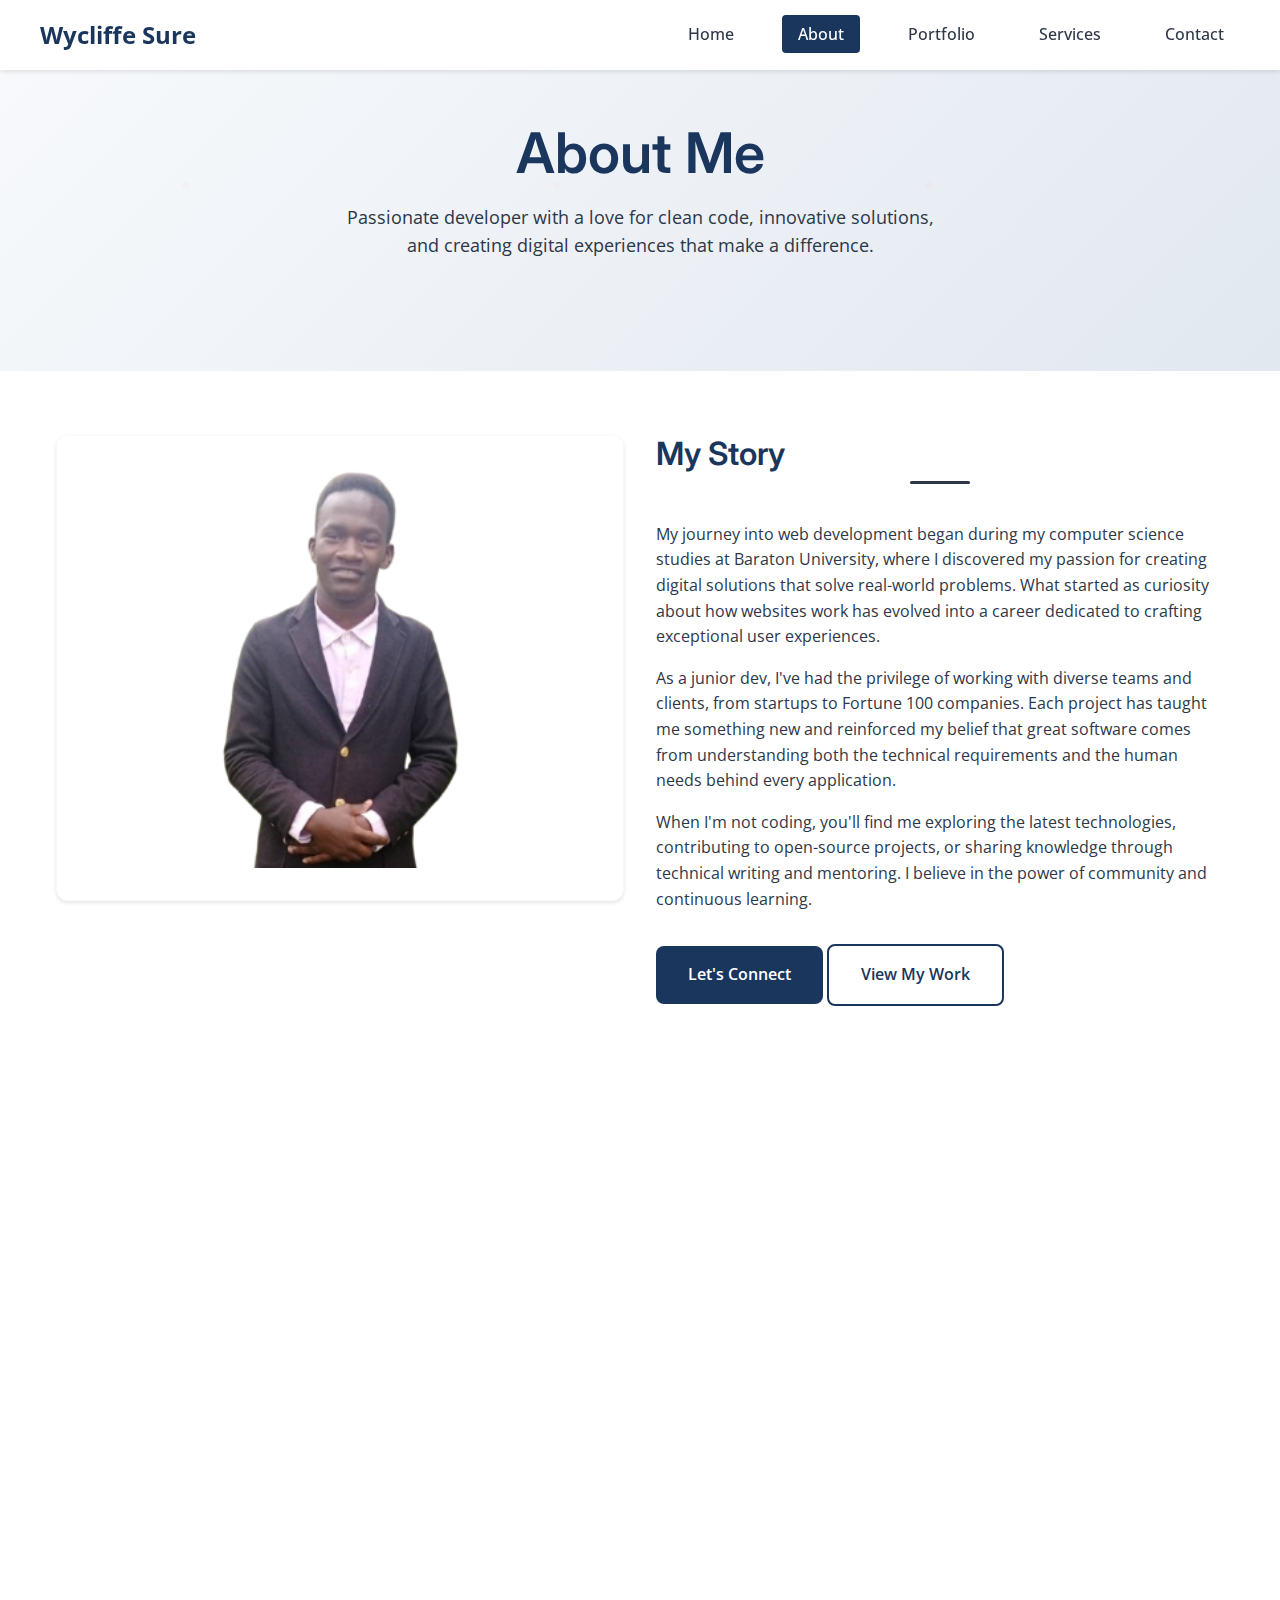
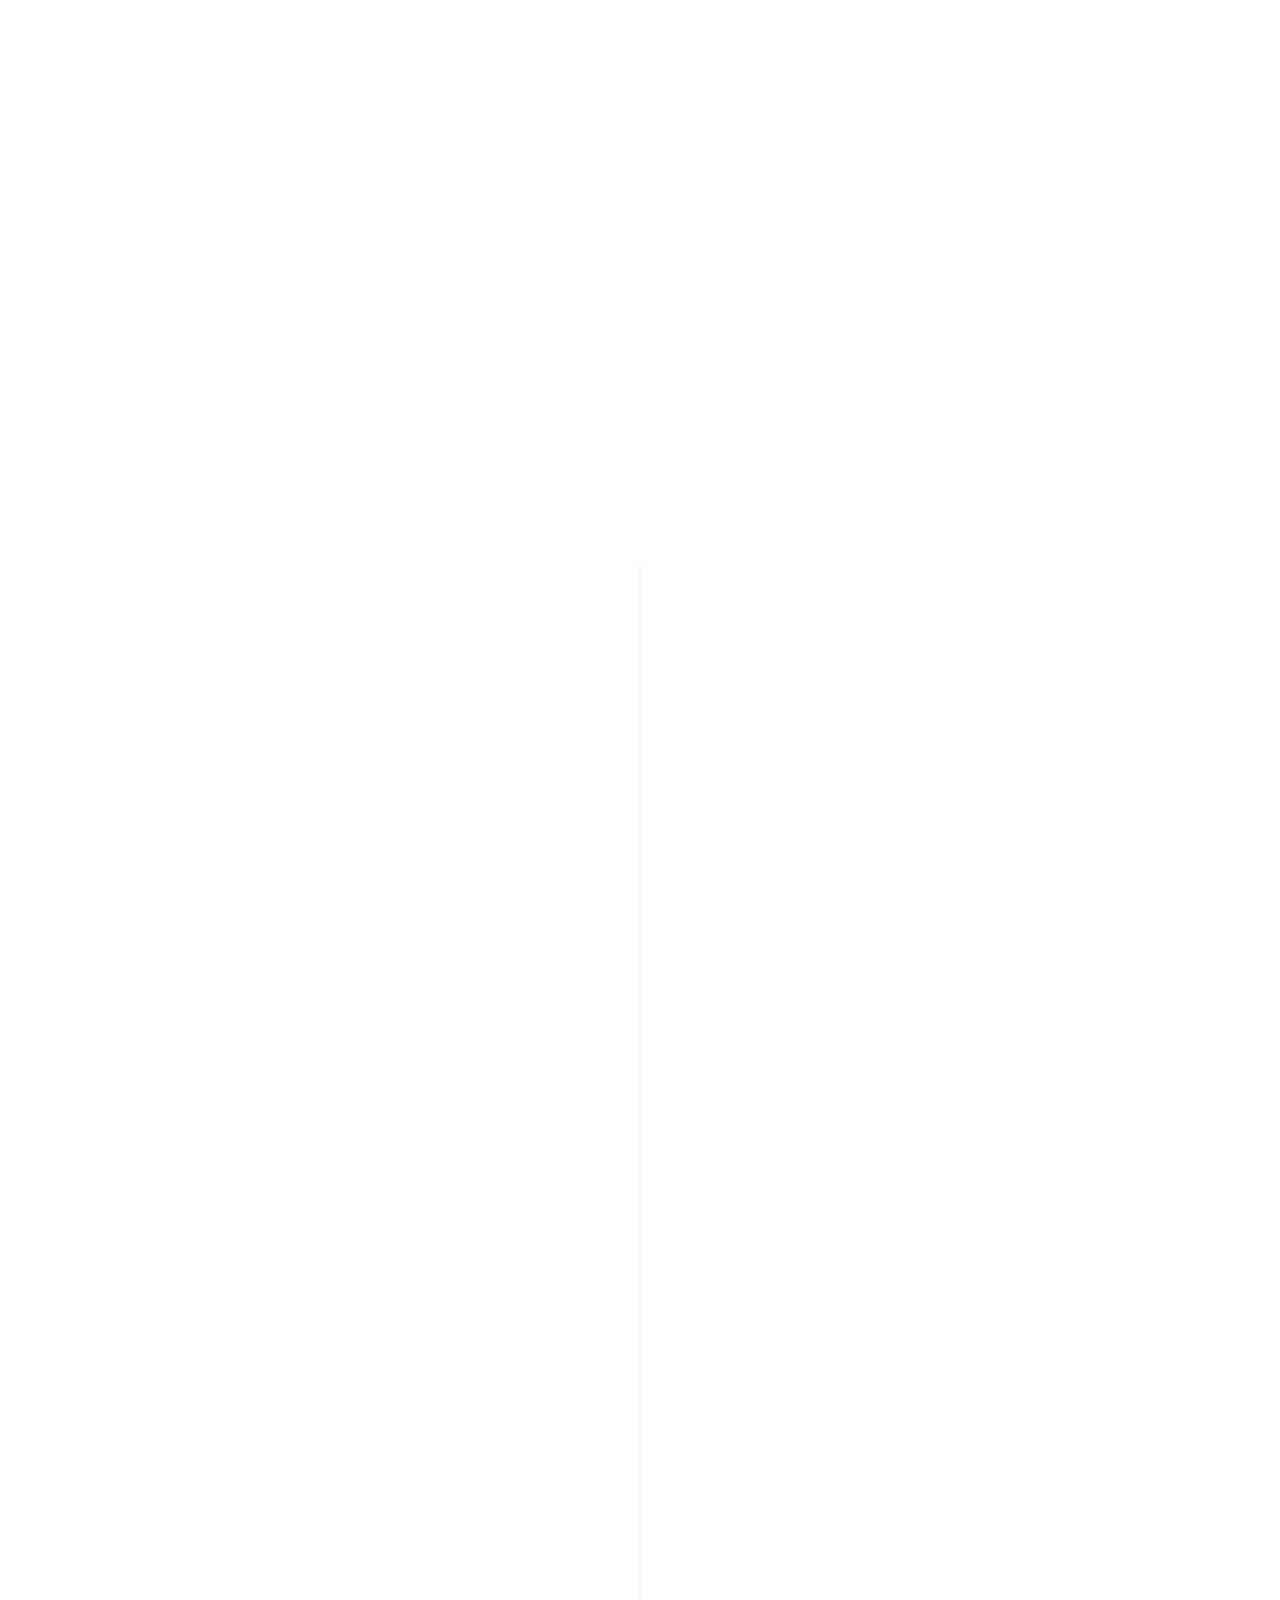
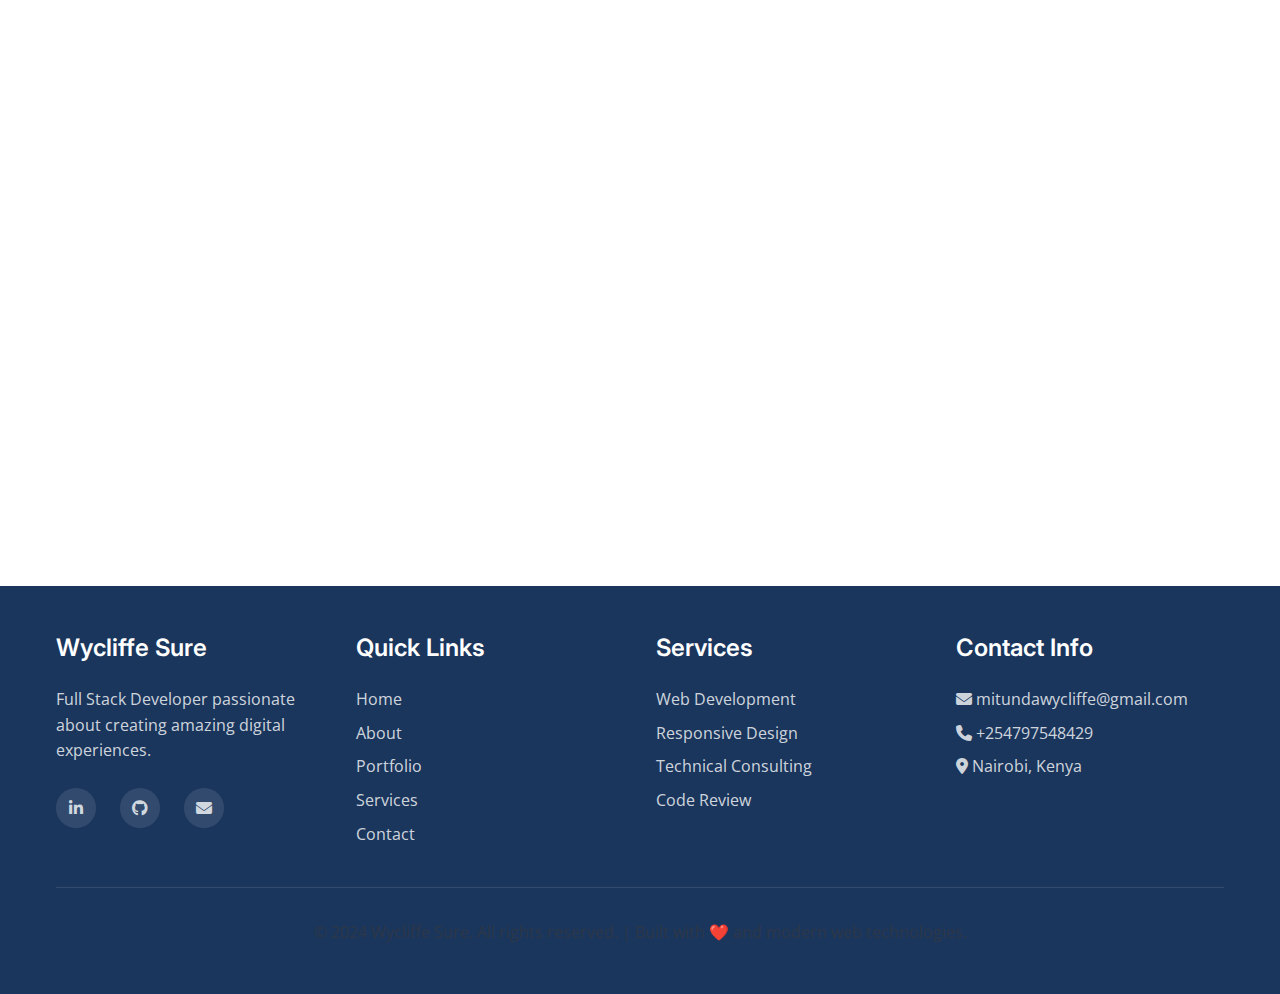
<file: about.html>
<!DOCTYPE html>
<html lang="en">
<head>
    <meta charset="UTF-8">
    <meta name="viewport" content="width=device-width, initial-scale=1.0">
    <title>About Wycliffe Sure - Full Stack Developer | Professional Background</title>
    <meta name="description" content="Learn about Wycliffe Sure's journey as a full-stack developer, technical skills, professional experience, and passion for creating innovative web solutions.">
    <meta name="keywords" content="about, developer background, skills, experience, education, Wycliffe Sure">
    
    <!-- Preconnect to external domains -->
    <link rel="preconnect" href="https://fonts.googleapis.com">
    <link rel="preconnect" href="https://fonts.gstatic.com" crossorigin>
    
    <!-- Google Fonts -->
    <link href="https://fonts.googleapis.com/css2?family=Inter:wght@300;400;500;600;700&family=Open+Sans:wght@300;400;500;600;700&display=swap" rel="stylesheet">
    
    <!-- Font Awesome for icons -->
    <link rel="stylesheet" href="https://cdnjs.cloudflare.com/ajax/libs/font-awesome/6.4.0/css/all.min.css">
    
    <!-- Main Stylesheet -->
    <link rel="stylesheet" href="css/styles.css">
    
    <!-- Favicon -->
    <link rel="icon" type="image/x-icon" href="images/favicon.ico">
</head>
<body>
    <!-- Header & Navigation -->
    <header class="header">
        <nav class="nav container">
            <a href="index.html" class="logo">Wycliffe Sure</a>
            
            <ul class="nav-menu">
                <li><a href="index.html" class="nav-link">Home</a></li>
                <li><a href="about.html" class="nav-link active">About</a></li>
                <li><a href="portfolio.html" class="nav-link">Portfolio</a></li>
                <li><a href="services.html" class="nav-link">Services</a></li>
                <li><a href="contact.html" class="nav-link">Contact</a></li>
            </ul>
            
            <button class="mobile-menu-toggle" aria-label="Toggle mobile menu">
                ☰
            </button>
        </nav>
    </header>

    <!-- Hero Section -->
    <section class="hero" style="padding-top: 120px;">
        <div class="container">
            <div class="hero-content">
                <h1 class="hero-title animate-on-scroll">About Me</h1>
                <p class="hero-description animate-on-scroll">
                    Passionate developer with a love for clean code, innovative solutions, 
                    and creating digital experiences that make a difference.
                </p>
            </div>
        </div>
    </section>

    <!-- Personal Story Section -->
    <section class="section" id="personal-story">
        <div class="container">
            <div class="grid grid-2">
                <div class="animate-on-scroll">
                    <img src="images/download.png" alt="Wycliffe Sure - Professional Photo" class="card" style="width: 100%; height: auto; border-radius: 12px; object-fit: cover;">
                </div>
                <div class="animate-on-scroll">
                    <h2 class="section-title text-left">My Story</h2>
                    <p>
                        My journey into web development began during my computer science studies at Baraton University, 
                        where I discovered my passion for creating digital solutions that solve real-world problems. 
                        What started as curiosity about how websites work has evolved into a career dedicated to 
                        crafting exceptional user experiences.
                    </p>
                    <p>
                        As a junior dev, I've had the privilege of working with diverse teams and clients, 
                        from startups to Fortune 100 companies. Each project has taught me something new and 
                        reinforced my belief that great software comes from understanding both the technical 
                        requirements and the human needs behind every application.
                    </p>
                    <p>
                        When I'm not coding, you'll find me exploring the latest technologies, contributing to 
                        open-source projects, or sharing knowledge through technical writing and mentoring. 
                        I believe in the power of community and continuous learning.
                    </p>
                    <div class="mt-4">
                        <a href="contact.html" class="btn btn-primary">Let's Connect</a>
                        <a href="portfolio.html" class="btn btn-secondary">View My Work</a>
                    </div>
                </div>
            </div>
        </div>
    </section>

    <!-- Skills Section -->
    <section class="section" id="skills-detailed">
        <div class="container">
            <h2 class="section-title animate-on-scroll">Technical Expertise</h2>
            <div class="skills-grid">
                <!-- Frontend Technologies -->
                <div class="skill-item animate-on-scroll">
                    <div class="skill-icon">
                        <i class="fab fa-html5"></i>
                    </div>
                    <h3 class="skill-name">HTML5</h3>
                    <p>Semantic markup, accessibility standards, and modern web standards</p>
                    <div class="skill-level">
                        <div class="skill-progress" data-width="95%"></div>
                    </div>
                </div>

                <div class="skill-item animate-on-scroll">
                    <div class="skill-icon">
                        <i class="fab fa-css3-alt"></i>
                    </div>
                    <h3 class="skill-name">CSS3</h3>
                    <p>Responsive design, animations, and modern CSS features</p>
                    <div class="skill-level">
                        <div class="skill-progress" data-width="90%"></div>
                    </div>
                </div>

                <div class="skill-item animate-on-scroll">
                    <div class="skill-icon">
                        <i class="fab fa-js-square"></i>
                    </div>
                    <h3 class="skill-name">JavaScript</h3>
                    <p>ES6+, modern frameworks, and functional programming</p>
                    <div class="skill-level">
                        <div class="skill-progress" data-width="88%"></div>
                    </div>
                </div>

                <div class="skill-item animate-on-scroll">
                    <div class="skill-icon">
                        <i class="fab fa-react"></i>
                    </div>
                    <h3 class="skill-name">React</h3>
                    <p>Component architecture, hooks, and state management</p>
                    <div class="skill-level">
                        <div class="skill-progress" data-width="85%"></div>
                    </div>
                </div>

                <div class="skill-item animate-on-scroll">
                    <div class="skill-icon">
                        <i class="fab fa-vue"></i>
                    </div>
                    <h3 class="skill-name">Vue.js</h3>
                    <p>Progressive framework and component-based development</p>
                    <div class="skill-level">
                        <div class="skill-progress" data-width="80%"></div>
                    </div>
                </div>

                <div class="skill-item animate-on-scroll">
                    <div class="skill-icon">
                        <i class="fab fa-node-js"></i>
                    </div>
                    <h3 class="skill-name">Node.js</h3>
                    <p>Server-side development and API creation</p>
                    <div class="skill-level">
                        <div class="skill-progress" data-width="82%"></div>
                    </div>
                </div>

                <div class="skill-item animate-on-scroll">
                    <div class="skill-icon">
                        <i class="fas fa-database"></i>
                    </div>
                    <h3 class="skill-name">Databases</h3>
                    <p>MongoDB, PostgreSQL, MySQL, and database design</p>
                    <div class="skill-level">
                        <div class="skill-progress" data-width="80%"></div>
                    </div>
                </div>

                <div class="skill-item animate-on-scroll">
                    <div class="skill-icon">
                        <i class="fab fa-git-alt"></i>
                    </div>
                    <h3 class="skill-name">Git & DevOps</h3>
                    <p>Version control, CI/CD, and deployment strategies</p>
                    <div class="skill-level">
                        <div class="skill-progress" data-width="85%"></div>
                    </div>
                </div>
            </div>
        </div>
    </section>

    <!-- Experience Timeline -->
    <section class="section" id="experience">
        <div class="container">
            <h2 class="section-title animate-on-scroll">Professional Experience</h2>
            <div class="timeline">
                <!-- Experience 1 -->
                <div class="timeline-item animate-on-scroll">
                    <div class="timeline-marker"></div>
                    <div class="timeline-content">
                        <div class="card">
                            <div class="card-header">
                                <h3 class="card-title">Senior Full Stack Developer</h3>
                                <p class="card-subtitle">TechCorp Inc. | 2022 - Present</p>
                            </div>
                            <div class="card-content">
                                <p>
                                    Lead development of enterprise web applications using React, Node.js, and microservices architecture. 
                                    Mentored junior developers and implemented best practices for code quality and performance optimization.
                                </p>
                                <ul>
                                    <li>Architected scalable web applications serving 100K+ users</li>
                                    <li>Implemented CI/CD pipelines reducing deployment time by 60%</li>
                                    <li>Led team of 5 developers in agile development process</li>
                                </ul>
                            </div>
                        </div>
                    </div>
                </div>

                <!-- Experience 2 -->
                <div class="timeline-item animate-on-scroll">
                    <div class="timeline-marker"></div>
                    <div class="timeline-content">
                        <div class="card">
                            <div class="card-header">
                                <h3 class="card-title">Full Stack Developer</h3>
                                <p class="card-subtitle">StartupXYZ | 2020 - 2022</p>
                            </div>
                            <div class="card-content">
                                <p>
                                    Developed full-stack web applications from concept to deployment. 
                                    Worked closely with product managers and designers to create user-centered solutions.
                                </p>
                                <ul>
                                    <li>Built responsive web applications using React and Vue.js</li>
                                    <li>Created RESTful APIs with Node.js and Express</li>
                                    <li>Implemented real-time features using WebSockets</li>
                                </ul>
                            </div>
                        </div>
                    </div>
                </div>

                <!-- Experience 3 -->
                <div class="timeline-item animate-on-scroll">
                    <div class="timeline-marker"></div>
                    <div class="timeline-content">
                        <div class="card">
                            <div class="card-header">
                                <h3 class="card-title">Frontend Developer</h3>
                                <p class="card-subtitle">Digital Agency ABC | 2019 - 2020</p>
                            </div>
                            <div class="card-content">
                                <p>
                                    Specialized in creating responsive, accessible web interfaces for various clients. 
                                    Focused on performance optimization and user experience.
                                </p>
                                <ul>
                                    <li>Developed responsive websites for 20+ clients</li>
                                    <li>Improved page load times by 40% through optimization</li>
                                    <li>Collaborated with design team to implement pixel-perfect interfaces</li>
                                </ul>
                            </div>
                        </div>
                    </div>
                </div>
            </div>
        </div>
    </section>

    <!-- Education Section -->
    <section class="section" id="education">
        <div class="container">
            <h2 class="section-title animate-on-scroll">Education & Certifications</h2>
            <div class="grid grid-2">
                <div class="card animate-on-scroll">
                    <div class="card-header">
                        <div class="skill-icon">
                            <i class="fas fa-graduation-cap"></i>
                        </div>
                        <h3 class="card-title">Bachelor of Science in Computer Science</h3>
                        <p class="card-subtitle">Baraton University | 2021 - 2025</p>
                    </div>
                    <div class="card-content">
                        <p>
                            Focused on software engineering, algorithms, and data structures.
                        </p>
                        <p><strong>Relevant Coursework:</strong></p>
                        <ul>
                            <li>Data Structures and Algorithms</li>
                            <li>Software Engineering</li>
                            <li>Database Systems</li>
                            <li>Human-Computer Interaction</li>
                        </ul>
                    </div>
                </div>

                <div class="card animate-on-scroll">
                    <div class="card-header">
                        <div class="skill-icon">
                            <i class="fas fa-certificate"></i>
                        </div>
                        <h3 class="card-title">Professional Certifications</h3>
                        <p class="card-subtitle">Ongoing Learning & Development</p>
                    </div>
                    <div class="card-content">
                        <ul>
                            <li><strong>AWS Certified Developer</strong> - Amazon Web Services</li>
                            <li><strong>React Developer Certification</strong> - Meta</li>
                            <li><strong>MongoDB Certified Developer</strong> - MongoDB University</li>
                            <li><strong>Agile Development Practices</strong> - Scrum Alliance</li>
                        </ul>
                    </div>
                </div>
            </div>
        </div>
    </section>

    <!-- Personal Interests -->
    <section class="section" id="interests">
        <div class="container">
            <h2 class="section-title animate-on-scroll">Beyond Code</h2>
            <div class="grid grid-3">
                <div class="card animate-on-scroll">
                    <div class="card-header">
                        <div class="skill-icon">
                            <i class="fas fa-book"></i>
                        </div>
                        <h3 class="card-title">Continuous Learning</h3>
                    </div>
                    <div class="card-content">
                        <p>
                            Always exploring new technologies and frameworks. Currently learning 
                            Rust and exploring WebAssembly for performance-critical applications.
                        </p>
                    </div>
                </div>

                <div class="card animate-on-scroll">
                    <div class="card-header">
                        <div class="skill-icon">
                            <i class="fas fa-users"></i>
                        </div>
                        <h3 class="card-title">Community Involvement</h3>
                    </div>
                    <div class="card-content">
                        <p>
                            Active member of local developer meetups and contributor to open-source 
                            projects. Love sharing knowledge and learning from others.
                        </p>
                    </div>
                </div>

                <div class="card animate-on-scroll">
                    <div class="card-header">
                        <div class="skill-icon">
                            <i class="fas fa-hiking"></i>
                        </div>
                        <h3 class="card-title">Outdoor Adventures</h3>
                    </div>
                    <div class="card-content">
                        <p>
                            When not coding, I enjoy hiking, photography, and exploring new places. 
                            These activities help me stay creative and maintain work-life balance.
                        </p>
                    </div>
                </div>
            </div>
        </div>
    </section>

    <!-- CTA Section -->
    <section class="section" id="about-cta">
        <div class="container">
            <div class="text-center animate-on-scroll">
                <h2 class="section-title">Let's Work Together</h2>
                <p class="hero-description">
                    I'm always excited to take on new challenges and collaborate with amazing people. 
                    Whether you have a project in mind or just want to chat about technology, I'd love to hear from you.
                </p>
                <div class="hero-buttons">
                    <a href="contact.html" class="btn btn-primary">Get In Touch</a>
                    <a href="portfolio.html" class="btn btn-secondary">View My Work</a>
                </div>
            </div>
        </div>
    </section>

    <!-- Footer -->
    <footer class="footer">
        <div class="container">
            <div class="footer-content">
                <div class="footer-section">
                    <h3>Wycliffe Sure</h3>
                    <p>Full Stack Developer passionate about creating amazing digital experiences.</p>
                    <div class="social-links">
                        <a href="https://www.linkedin.com/in/wycliffesure/" class="social-link" aria-label="LinkedIn" target="_blank">
                            <i class="fab fa-linkedin-in"></i>
                        </a>
                        <a href="https://github.com/babulele" class="social-link" aria-label="GitHub" target="_blank">
                            <i class="fab fa-github"></i>
                        </a>
                        <a href="mailto:mitundawycliffe@gmail.com" class="social-link" aria-label="Email">
                            <i class="fas fa-envelope"></i>
                        </a>
                    </div>
                </div>
                
                <div class="footer-section">
                    <h3>Quick Links</h3>
                    <p><a href="index.html">Home</a></p>
                    <p><a href="about.html">About</a></p>
                    <p><a href="portfolio.html">Portfolio</a></p>
                    <p><a href="services.html">Services</a></p>
                    <p><a href="contact.html">Contact</a></p>
                </div>
                
                <div class="footer-section">
                    <h3>Services</h3>
                    <p>Web Development</p>
                    <p>Responsive Design</p>
                    <p>Technical Consulting</p>
                    <p>Code Review</p>
                </div>
                
                <div class="footer-section">
                    <h3>Contact Info</h3>
                    <p><i class="fas fa-envelope"></i> mitundawycliffe@gmail.com</p>
                    <p><i class="fas fa-phone"></i> +254797548429</p>
                    <p><i class="fas fa-map-marker-alt"></i> Nairobi, Kenya</p>
                </div>
            </div>
            
            <div class="footer-bottom">
                <p>&copy; 2024 Wycliffe Sure. All rights reserved. | Built with ❤️ and modern web technologies.</p>
            </div>
        </div>
    </footer>

    <!-- JavaScript -->
    <script src="js/main.js"></script>
</body>
</html>
</file>
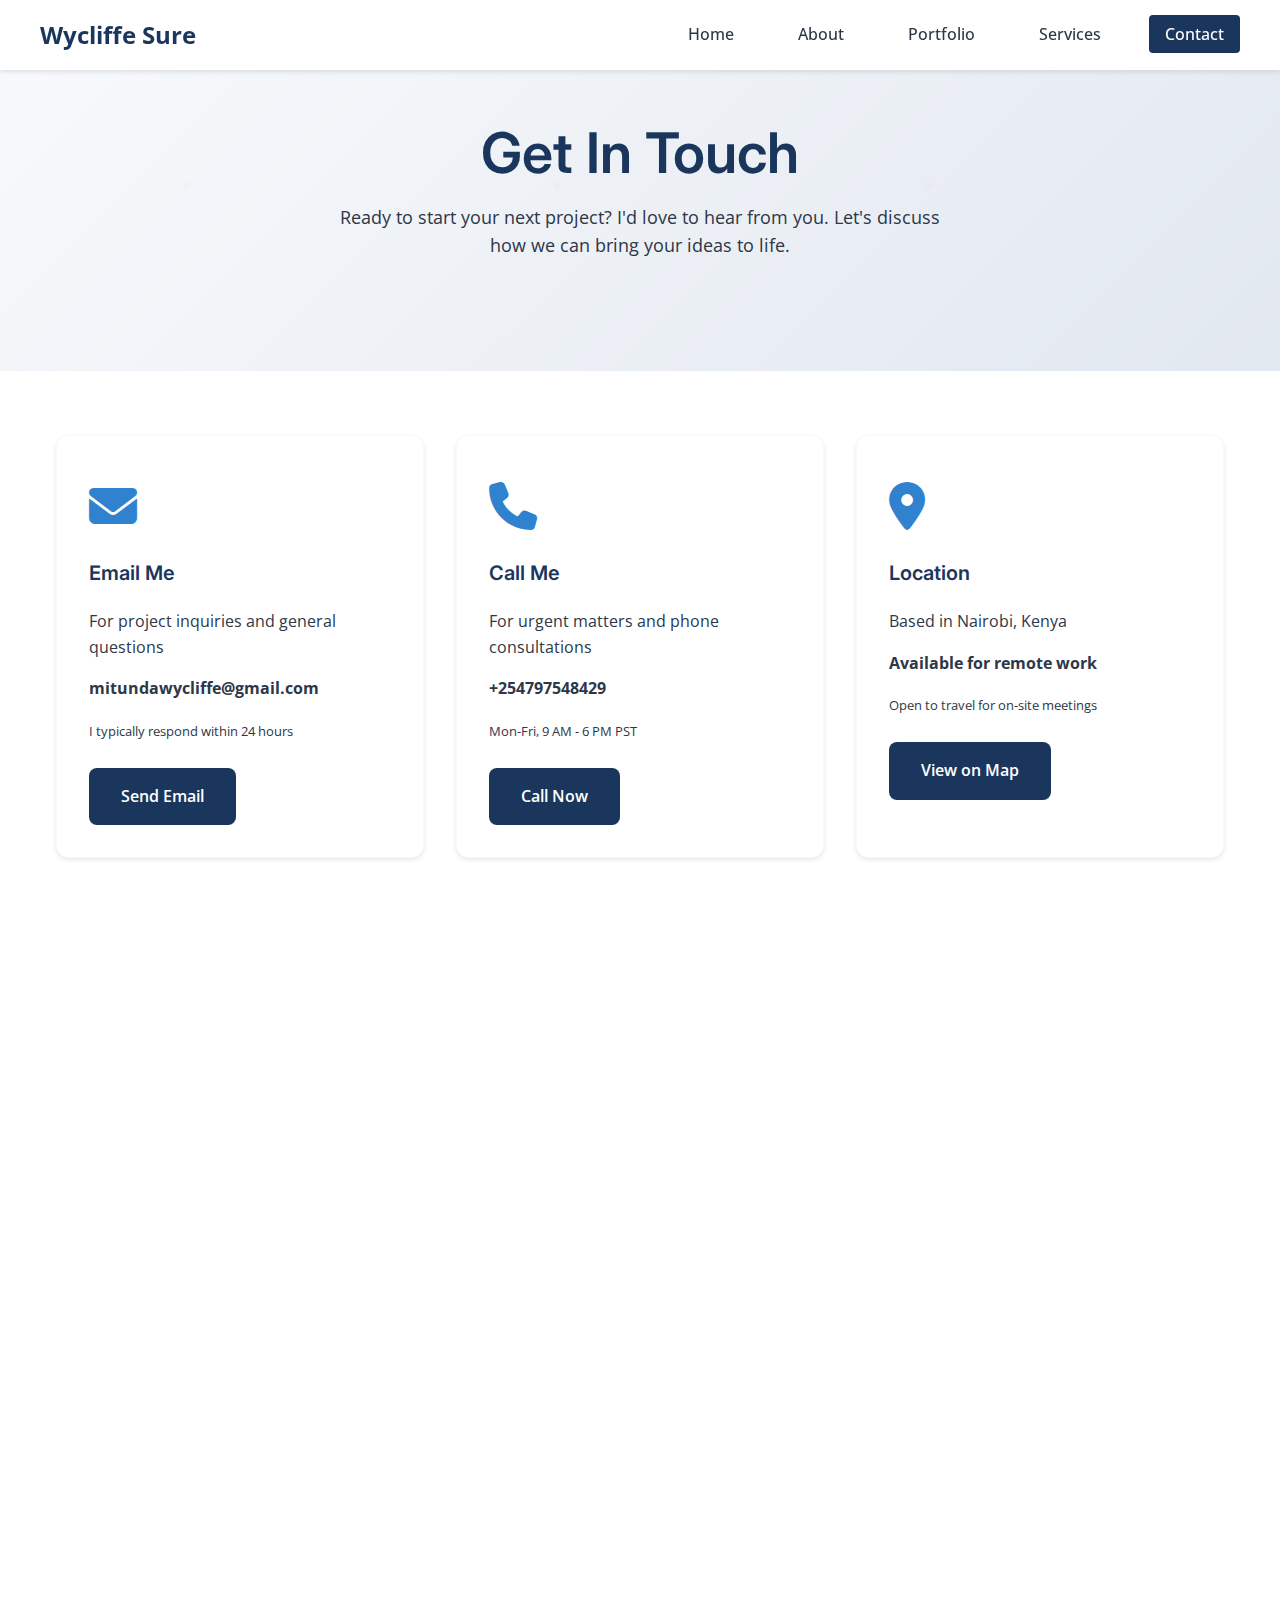
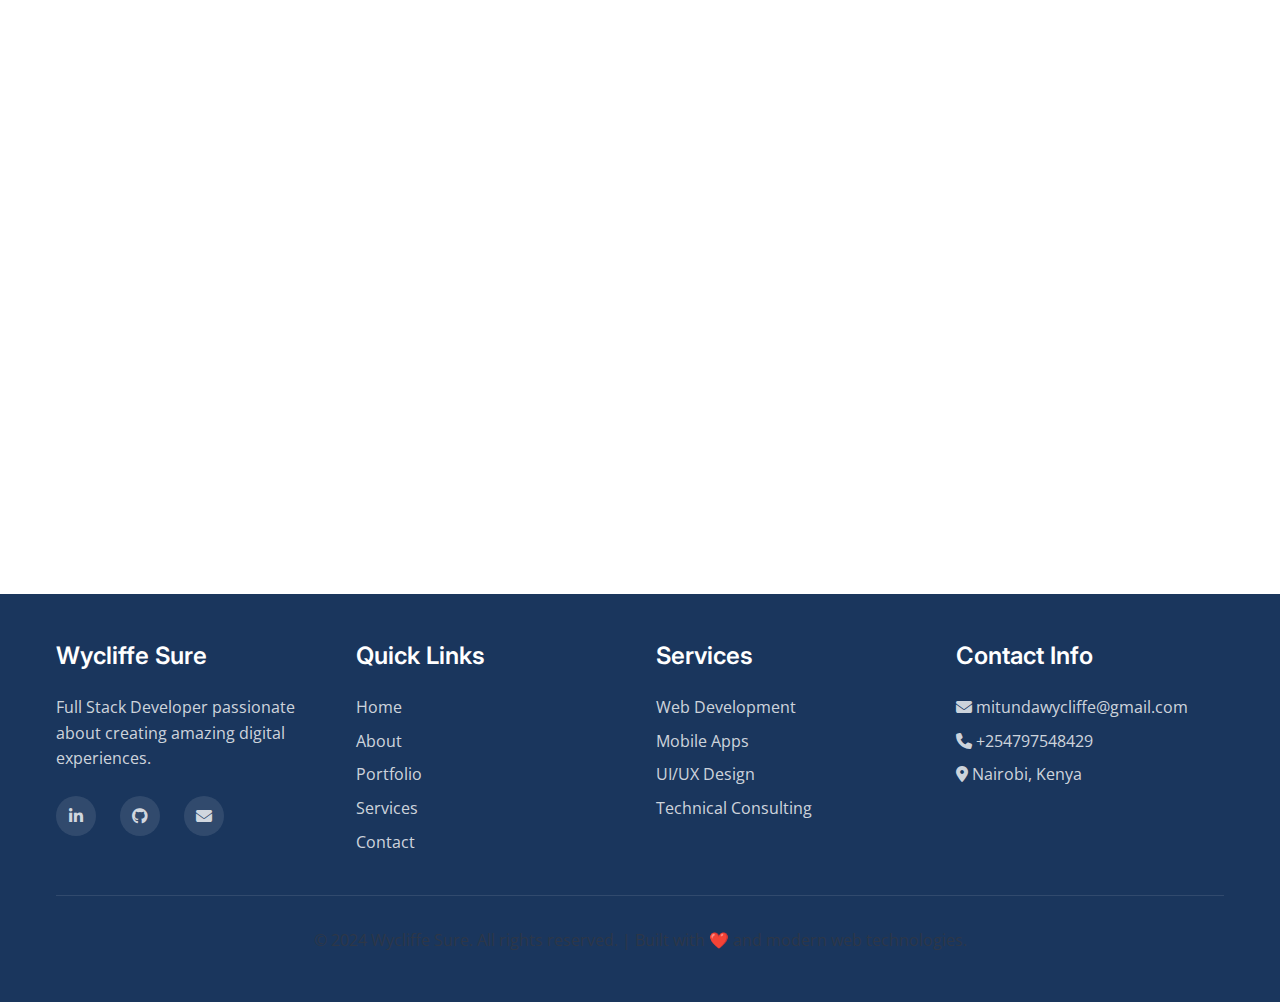
<file: contact.html>
<!DOCTYPE html>
<html lang="en">
<head>
    <meta charset="UTF-8">
    <meta name="viewport" content="width=device-width, initial-scale=1.0">
    <title>Contact Wycliffe Sure | Get In Touch for Your Next Project</title>
    <meta name="description" content="Get in touch with Wycliffe Sure for your web development needs. Contact form, direct information, and multiple ways to reach out for your next project.">
    <meta name="keywords" content="contact, web developer, get in touch, project inquiry, Wycliffe Sure, consultation">
    
    <!-- Preconnect to external domains -->
    <link rel="preconnect" href="https://fonts.googleapis.com">
    <link rel="preconnect" href="https://fonts.gstatic.com" crossorigin>
    
    <!-- Google Fonts -->
    <link href="https://fonts.googleapis.com/css2?family=Inter:wght@300;400;500;600;700&family=Open+Sans:wght@300;400;500;600;700&display=swap" rel="stylesheet">
    
    <!-- Font Awesome for icons -->
    <link rel="stylesheet" href="https://cdnjs.cloudflare.com/ajax/libs/font-awesome/6.4.0/css/all.min.css">
    
    <!-- Main Stylesheet -->
    <link rel="stylesheet" href="css/styles.css">
    
    <!-- Favicon -->
    <link rel="icon" type="image/x-icon" href="images/favicon.ico">
</head>
<body>
    <!-- Header & Navigation -->
    <header class="header">
        <nav class="nav container">
            <a href="index.html" class="logo">Wycliffe Sure</a>
            
            <ul class="nav-menu">
                <li><a href="index.html" class="nav-link">Home</a></li>
                <li><a href="about.html" class="nav-link">About</a></li>
                <li><a href="portfolio.html" class="nav-link">Portfolio</a></li>
                <li><a href="services.html" class="nav-link">Services</a></li>
                <li><a href="contact.html" class="nav-link active">Contact</a></li>
            </ul>
            
            <button class="mobile-menu-toggle" aria-label="Toggle mobile menu">
                ☰
            </button>
        </nav>
    </header>

    <!-- Hero Section -->
    <section class="hero" style="padding-top: 120px;">
        <div class="container">
            <div class="hero-content">
                <h1 class="hero-title animate-on-scroll">Get In Touch</h1>
                <p class="hero-description animate-on-scroll">
                    Ready to start your next project? I'd love to hear from you. 
                    Let's discuss how we can bring your ideas to life.
                </p>
            </div>
        </div>
    </section>

    <!-- Contact Information -->
    <section class="section" id="contact-info">
        <div class="container">
            <div class="grid grid-3">
                <!-- Email -->
                <div class="card animate-on-scroll">
                    <div class="card-header">
                        <div class="skill-icon">
                            <i class="fas fa-envelope"></i>
                        </div>
                        <h3 class="card-title">Email Me</h3>
                    </div>
                    <div class="card-content">
                        <p>For project inquiries and general questions</p>
                        <p><strong>mitundawycliffe@gmail.com</strong></p>
                        <p><small>I typically respond within 24 hours</small></p>
                    </div>
                    <div class="card-footer">
                        <a href="mailto:mitundawycliffe@gmail.com" class="btn btn-primary">Send Email</a>
                    </div>
                </div>

                <!-- Phone -->
                <div class="card animate-on-scroll">
                    <div class="card-header">
                        <div class="skill-icon">
                            <i class="fas fa-phone"></i>
                        </div>
                        <h3 class="card-title">Call Me</h3>
                    </div>
                    <div class="card-content">
                        <p>For urgent matters and phone consultations</p>
                        <p><strong>+254797548429</strong></p>
                        <p><small>Mon-Fri, 9 AM - 6 PM PST</small></p>
                    </div>
                    <div class="card-footer">
                        <a href="tel:+15551234567" class="btn btn-primary">Call Now</a>
                    </div>
                </div>

                <!-- Location -->
                <div class="card animate-on-scroll">
                    <div class="card-header">
                        <div class="skill-icon">
                            <i class="fas fa-map-marker-alt"></i>
                        </div>
                        <h3 class="card-title">Location</h3>
                    </div>
                    <div class="card-content">
                        <p>Based in Nairobi, Kenya</p>
                        <p><strong>Available for remote work</strong></p>
                        <p><small>Open to travel for on-site meetings</small></p>
                    </div>
                    <div class="card-footer">
                        <a href="#" class="btn btn-primary">View on Map</a>
                    </div>
                </div>
            </div>
        </div>
    </section>

    <!-- Contact Form -->
    <section class="section" id="contact-form">
        <div class="container">
            <div class="grid grid-2">
                <div class="animate-on-scroll">
                    <h2 class="section-title text-left">Send Me a Message</h2>
                    <p>
                        Have a project in mind? Fill out the form and I'll get back to you within 24 hours. 
                        The more details you provide, the better I can understand your needs and provide an accurate proposal.
                    </p>
                    <p>
                        <strong>What to include:</strong>
                    </p>
                    <ul>
                        <li>Project description and goals</li>
                        <li>Target timeline and budget range</li>
                        <li>Any specific requirements or preferences</li>
                        <li>Questions you'd like to discuss</li>
                    </ul>
                </div>
                
                <div class="animate-on-scroll">
                    <form id="contactForm" class="contact-form">
                        <div class="form-group">
                            <label for="name" class="form-label">Full Name *</label>
                            <input type="text" id="name" name="name" class="form-input" required>
                        </div>
                        
                        <div class="form-group">
                            <label for="email" class="form-label">Email Address *</label>
                            <input type="email" id="email" name="email" class="form-input" required>
                        </div>
                        
                        <div class="form-group">
                            <label for="phone" class="form-label">Phone Number</label>
                            <input type="tel" id="phone" name="phone" class="form-input">
                        </div>
                        
                        <div class="form-group">
                            <label for="company" class="form-label">Company/Organization</label>
                            <input type="text" id="company" name="company" class="form-input">
                        </div>
                        
                        <div class="form-group">
                            <label for="project-type" class="form-label">Project Type</label>
                            <select id="project-type" name="project-type" class="form-select">
                                <option value="">Select a project type</option>
                                <option value="website">Website Development</option>
                                <option value="webapp">Web Application</option>
                                <option value="mobile">Mobile App</option>
                                <option value="ecommerce">E-commerce Solution</option>
                                <option value="consulting">Technical Consulting</option>
                                <option value="other">Other</option>
                            </select>
                        </div>
                        
                        <div class="form-group">
                            <label for="budget" class="form-label">Budget Range</label>
                            <select id="budget" name="budget" class="form-select">
                                <option value="">Select budget range</option>
                                <option value="under-5k">Under $5,000</option>
                                <option value="5k-10k">$5,000 - $10,000</option>
                                <option value="10k-25k">$10,000 - $25,000</option>
                                <option value="25k-50k">$25,000 - $50,000</option>
                                <option value="over-50k">Over $50,000</option>
                                <option value="discuss">Let's discuss</option>
                            </select>
                        </div>
                        
                        <div class="form-group">
                            <label for="timeline" class="form-label">Project Timeline</label>
                            <select id="timeline" name="timeline" class="form-select">
                                <option value="">Select timeline</option>
                                <option value="asap">ASAP</option>
                                <option value="1-month">Within 1 month</option>
                                <option value="2-3-months">2-3 months</option>
                                <option value="3-6-months">3-6 months</option>
                                <option value="flexible">Flexible</option>
                            </select>
                        </div>
                        
                        <div class="form-group">
                            <label for="message" class="form-label">Project Details *</label>
                            <textarea id="message" name="message" class="form-textarea" rows="5" required placeholder="Please describe your project, goals, and any specific requirements..."></textarea>
                        </div>
                        
                        <div class="form-group">
                            <label class="form-label">
                                <input type="checkbox" name="newsletter" value="yes">
                                Subscribe to my newsletter for web development tips and updates
                            </label>
                        </div>
                        
                        <button type="submit" class="btn btn-primary" style="width: 100%;">
                            Send Message
                        </button>
                    </form>
                </div>
            </div>
        </div>
    </section>

    <!-- Social Media -->
    <section class="section" id="social-media">
        <div class="container">
            <h2 class="section-title animate-on-scroll">Connect With Me</h2>
            <div class="text-center animate-on-scroll">
                <p class="hero-description">
                    Follow me on social media for web development insights, project updates, and industry news.
                </p>
                <div class="social-links" style="justify-content: center; margin-top: 2rem;">
                    <a href="https://www.linkedin.com/in/wycliffesure/" class="social-link" aria-label="LinkedIn" target="_blank">
                        <i class="fab fa-linkedin-in"></i>
                        <span>LinkedIn</span>
                    </a>
                    <a href="https://github.com/babulele" class="social-link" aria-label="GitHub" target="_blank">
                        <i class="fab fa-github"></i>
                        <span>GitHub</span>
                    </a>
                    <a href="mailto:mitundawycliffe@gmail.com" class="social-link" aria-label="Email">
                        <i class="fas fa-envelope"></i>
                        <span>Email</span>
                    </a>
                </div>
            </div>
        </div>
    </section>

    <!-- FAQ Section -->
    <section class="section" id="contact-faq">
        <div class="container">
            <h2 class="section-title animate-on-scroll">Frequently Asked Questions</h2>
            <div class="grid grid-2">
                <div class="card animate-on-scroll">
                    <h3 class="card-title">How quickly do you respond to inquiries?</h3>
                    <p>
                        I typically respond to all inquiries within 24 hours during business days. 
                        For urgent matters, feel free to call me directly.
                    </p>
                </div>

                <div class="card animate-on-scroll">
                    <h3 class="card-title">Do you offer free consultations?</h3>
                    <p>
                        Yes! I offer a free 30-minute consultation to discuss your project requirements 
                        and determine if we're a good fit for working together.
                    </p>
                </div>

                <div class="card animate-on-scroll">
                    <h3 class="card-title">What information should I include in my message?</h3>
                    <p>
                        Please include your project goals, timeline, budget range, and any specific requirements. 
                        The more details you provide, the better I can help you.
                    </p>
                </div>

                <div class="card animate-on-scroll">
                    <h3 class="card-title">Do you work with clients outside Kenya and Africa?</h3>
                    <p>
                        Absolutely! I work with clients worldwide. Most of my work is done remotely, 
                        and I'm comfortable working across different time zones.
                    </p>
                </div>

                <div class="card animate-on-scroll">
                    <h3 class="card-title">What's your typical project timeline?</h3>
                    <p>
                        Project timelines vary based on complexity. Simple websites take 2-4 weeks, 
                        while complex applications can take 2-6 months. I provide detailed timelines during our consultation.
                    </p>
                </div>

                <div class="card animate-on-scroll">
                    <h3 class="card-title">Do you provide ongoing support after project completion?</h3>
                    <p>
                        Yes! I offer maintenance and support packages to keep your project updated, 
                        secure, and running smoothly. This includes regular updates and performance monitoring.
                    </p>
                </div>
            </div>
        </div>
    </section>

    <!-- CTA Section -->
    <section class="section" id="contact-cta">
        <div class="container">
            <div class="text-center animate-on-scroll">
                <h2 class="section-title">Ready to Start Your Project?</h2>
                <p class="hero-description">
                    Don't wait to bring your ideas to life. Contact me today and let's discuss 
                    how we can create something amazing together.
                </p>
                <div class="hero-buttons">
                    <a href="#contact-form" class="btn btn-primary">Send Message</a>
                    <a href="portfolio.html" class="btn btn-secondary">View My Work</a>
                </div>
            </div>
        </div>
    </section>

    <!-- Footer -->
    <footer class="footer">
        <div class="container">
            <div class="footer-content">
                <div class="footer-section">
                    <h3>Wycliffe Sure</h3>
                    <p>Full Stack Developer passionate about creating amazing digital experiences.</p>
                    <div class="social-links">
                        <a href="https://www.linkedin.com/in/wycliffesure/" class="social-link" aria-label="LinkedIn" target="_blank">
                            <i class="fab fa-linkedin-in"></i>
                        </a>
                        <a href="https://github.com/babulele" class="social-link" aria-label="GitHub" target="_blank">
                            <i class="fab fa-github"></i>
                        </a>
                        <a href="mailto:mitundawycliffe@gmail.com" class="social-link" aria-label="Email">
                            <i class="fas fa-envelope"></i>
                        </a>
                    </div>
                </div>
                
                <div class="footer-section">
                    <h3>Quick Links</h3>
                    <p><a href="index.html">Home</a></p>
                    <p><a href="about.html">About</a></p>
                    <p><a href="portfolio.html">Portfolio</a></p>
                    <p><a href="services.html">Services</a></p>
                    <p><a href="contact.html">Contact</a></p>
                </div>
                
                <div class="footer-section">
                    <h3>Services</h3>
                    <p>Web Development</p>
                    <p>Mobile Apps</p>
                    <p>UI/UX Design</p>
                    <p>Technical Consulting</p>
                </div>
                
                <div class="footer-section">
                    <h3>Contact Info</h3>
                    <p><i class="fas fa-envelope"></i> mitundawycliffe@gmail.com</p>
                    <p><i class="fas fa-phone"></i> +254797548429</p>
                    <p><i class="fas fa-map-marker-alt"></i> Nairobi, Kenya</p>
                </div>
            </div>
            
            <div class="footer-bottom">
                <p>&copy; 2024 Wycliffe Sure. All rights reserved. | Built with ❤️ and modern web technologies.</p>
            </div>
        </div>
    </footer>

    <!-- JavaScript -->
    <script src="js/main.js"></script>
</body>
</html>
</file>
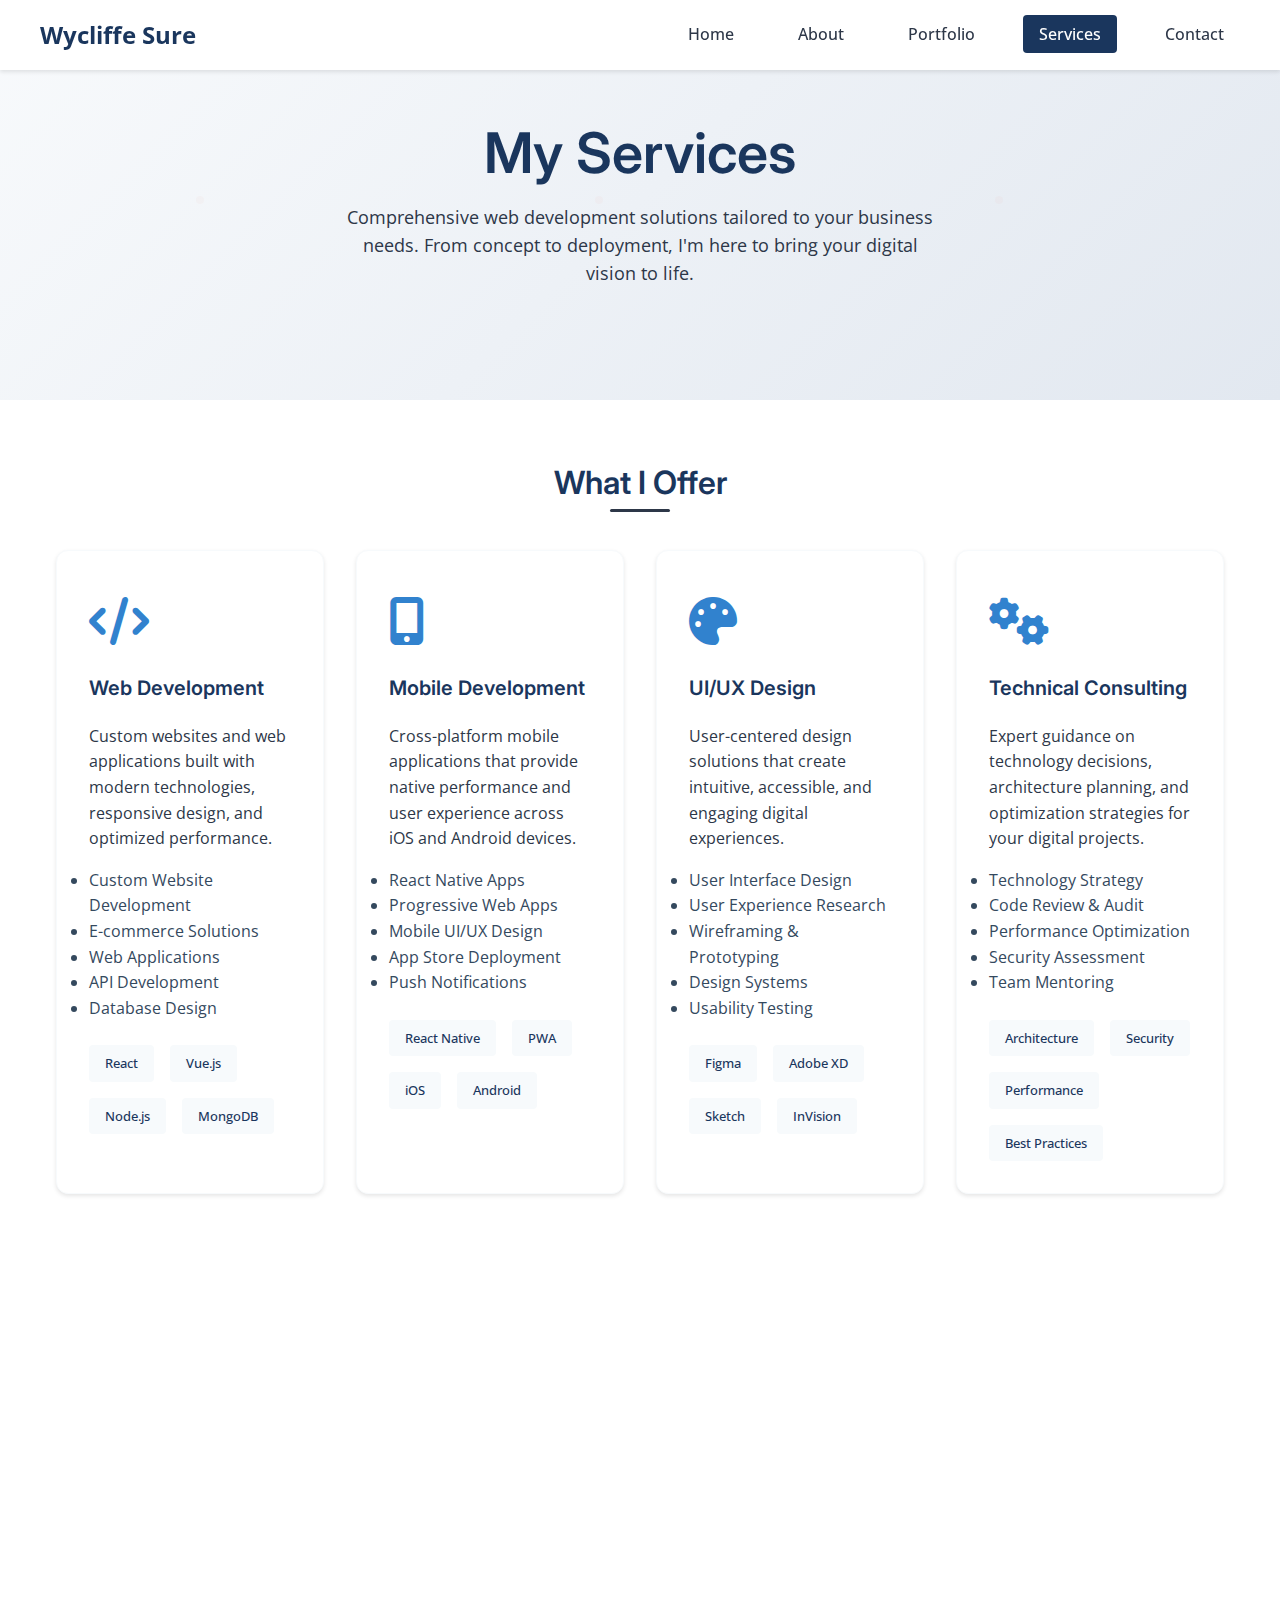
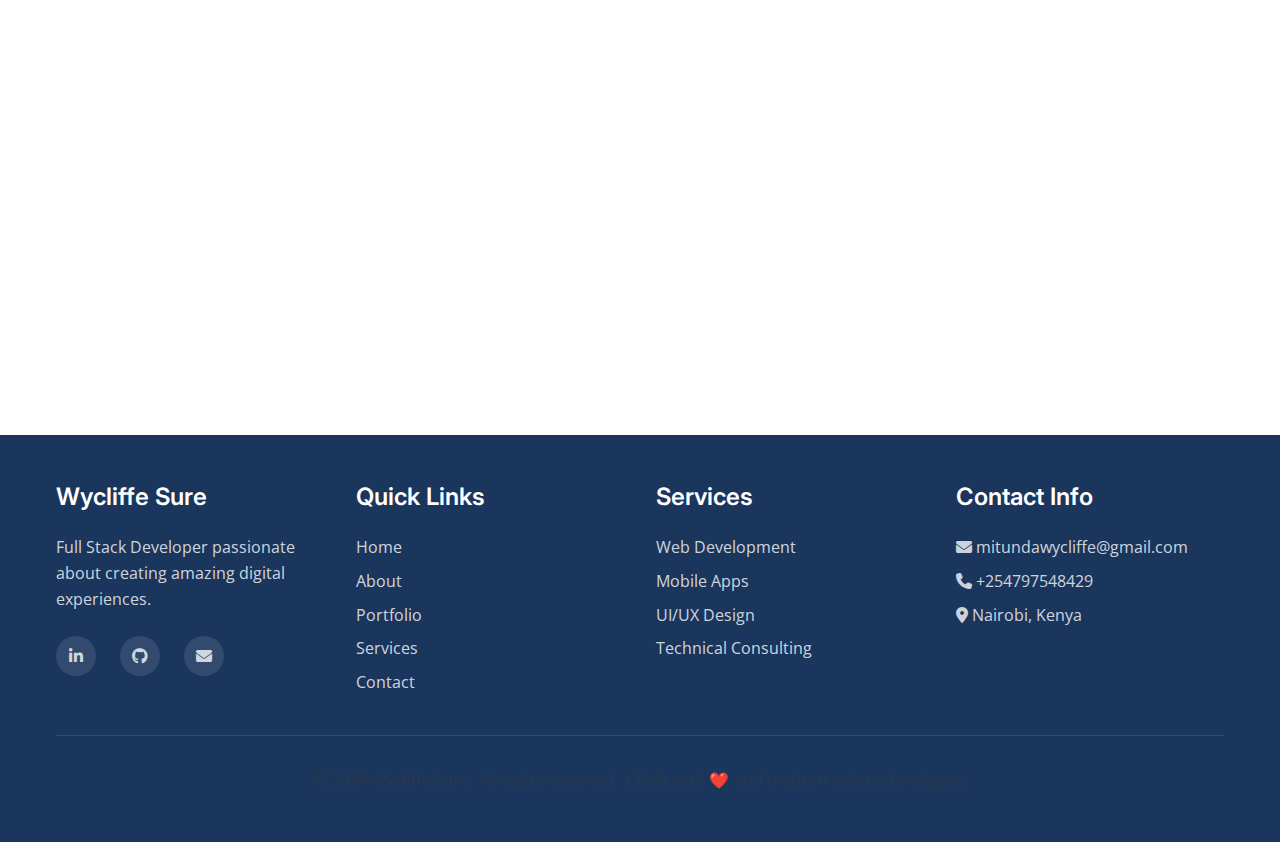
<file: services.html>
<!DOCTYPE html>
<html lang="en">
<head>
    <meta charset="UTF-8">
    <meta name="viewport" content="width=device-width, initial-scale=1.0">
    <title>Services - Wycliffe Sure | Web Development & Consulting</title>
    <meta name="description" content="Professional web development services including custom websites, mobile apps, consulting, and technical solutions. Get in touch for your next project.">
    <meta name="keywords" content="web development services, custom websites, mobile apps, consulting, technical solutions, full stack development">
    
    <!-- Preconnect to external domains -->
    <link rel="preconnect" href="https://fonts.googleapis.com">
    <link rel="preconnect" href="https://fonts.gstatic.com" crossorigin>
    
    <!-- Google Fonts -->
    <link href="https://fonts.googleapis.com/css2?family=Inter:wght@300;400;500;600;700&family=Open+Sans:wght@300;400;500;600;700&display=swap" rel="stylesheet">
    
    <!-- Font Awesome for icons -->
    <link rel="stylesheet" href="https://cdnjs.cloudflare.com/ajax/libs/font-awesome/6.4.0/css/all.min.css">
    
    <!-- Main Stylesheet -->
    <link rel="stylesheet" href="css/styles.css">
    
    <!-- Favicon -->
    <link rel="icon" type="image/x-icon" href="images/favicon.ico">
</head>
<body>
    <!-- Header & Navigation -->
    <header class="header">
        <nav class="nav container">
            <a href="index.html" class="logo">Wycliffe Sure</a>
            
            <ul class="nav-menu">
                <li><a href="index.html" class="nav-link">Home</a></li>
                <li><a href="about.html" class="nav-link">About</a></li>
                <li><a href="portfolio.html" class="nav-link">Portfolio</a></li>
                <li><a href="services.html" class="nav-link active">Services</a></li>
                <li><a href="contact.html" class="nav-link">Contact</a></li>
            </ul>
            
            <button class="mobile-menu-toggle" aria-label="Toggle mobile menu">
                ☰
            </button>
        </nav>
    </header>

    <!-- Hero Section -->
    <section class="hero" style="padding-top: 120px;">
        <div class="container">
            <div class="hero-content">
                <h1 class="hero-title animate-on-scroll">My Services</h1>
                <p class="hero-description animate-on-scroll">
                    Comprehensive web development solutions tailored to your business needs. 
                    From concept to deployment, I'm here to bring your digital vision to life.
                </p>
            </div>
        </div>
    </section>

    <!-- Services Overview -->
    <section class="section" id="services-overview">
        <div class="container">
            <h2 class="section-title animate-on-scroll">What I Offer</h2>
            <div class="grid grid-3">
                <!-- Web Development -->
                <div class="card animate-on-scroll">
                    <div class="card-header">
                        <div class="skill-icon">
                            <i class="fas fa-code"></i>
                        </div>
                        <h3 class="card-title">Web Development</h3>
                    </div>
                    <div class="card-content">
                        <p>
                            Custom websites and web applications built with modern technologies, 
                            responsive design, and optimized performance.
                        </p>
                        <ul>
                            <li>Custom Website Development</li>
                            <li>E-commerce Solutions</li>
                            <li>Web Applications</li>
                            <li>API Development</li>
                            <li>Database Design</li>
                        </ul>
                    </div>
                    <div class="card-footer">
                        <span class="tech-tag">React</span>
                        <span class="tech-tag">Vue.js</span>
                        <span class="tech-tag">Node.js</span>
                        <span class="tech-tag">MongoDB</span>
                    </div>
                </div>

                <!-- Mobile Development -->
                <div class="card animate-on-scroll">
                    <div class="card-header">
                        <div class="skill-icon">
                            <i class="fas fa-mobile-alt"></i>
                        </div>
                        <h3 class="card-title">Mobile Development</h3>
                    </div>
                    <div class="card-content">
                        <p>
                            Cross-platform mobile applications that provide native performance 
                            and user experience across iOS and Android devices.
                        </p>
                        <ul>
                            <li>React Native Apps</li>
                            <li>Progressive Web Apps</li>
                            <li>Mobile UI/UX Design</li>
                            <li>App Store Deployment</li>
                            <li>Push Notifications</li>
                        </ul>
                    </div>
                    <div class="card-footer">
                        <span class="tech-tag">React Native</span>
                        <span class="tech-tag">PWA</span>
                        <span class="tech-tag">iOS</span>
                        <span class="tech-tag">Android</span>
                    </div>
                </div>

                <!-- UI/UX Design -->
                <div class="card animate-on-scroll">
                    <div class="card-header">
                        <div class="skill-icon">
                            <i class="fas fa-palette"></i>
                        </div>
                        <h3 class="card-title">UI/UX Design</h3>
                    </div>
                    <div class="card-content">
                        <p>
                            User-centered design solutions that create intuitive, 
                            accessible, and engaging digital experiences.
                        </p>
                        <ul>
                            <li>User Interface Design</li>
                            <li>User Experience Research</li>
                            <li>Wireframing & Prototyping</li>
                            <li>Design Systems</li>
                            <li>Usability Testing</li>
                        </ul>
                    </div>
                    <div class="card-footer">
                        <span class="tech-tag">Figma</span>
                        <span class="tech-tag">Adobe XD</span>
                        <span class="tech-tag">Sketch</span>
                        <span class="tech-tag">InVision</span>
                    </div>
                </div>

                <!-- Technical Consulting -->
                <div class="card animate-on-scroll">
                    <div class="card-header">
                        <div class="skill-icon">
                            <i class="fas fa-cogs"></i>
                        </div>
                        <h3 class="card-title">Technical Consulting</h3>
                    </div>
                    <div class="card-content">
                        <p>
                            Expert guidance on technology decisions, architecture planning, 
                            and optimization strategies for your digital projects.
                        </p>
                        <ul>
                            <li>Technology Strategy</li>
                            <li>Code Review & Audit</li>
                            <li>Performance Optimization</li>
                            <li>Security Assessment</li>
                            <li>Team Mentoring</li>
                        </ul>
                    </div>
                    <div class="card-footer">
                        <span class="tech-tag">Architecture</span>
                        <span class="tech-tag">Security</span>
                        <span class="tech-tag">Performance</span>
                        <span class="tech-tag">Best Practices</span>
                    </div>
                </div>

                <!-- E-commerce Solutions -->
                <div class="card animate-on-scroll">
                    <div class="card-header">
                        <div class="skill-icon">
                            <i class="fas fa-shopping-cart"></i>
                        </div>
                        <h3 class="card-title">E-commerce Solutions</h3>
                    </div>
                    <div class="card-content">
                        <p>
                            Complete e-commerce platforms with payment processing, 
                            inventory management, and customer relationship tools.
                        </p>
                        <ul>
                            <li>Online Store Development</li>
                            <li>Payment Integration</li>
                            <li>Inventory Management</li>
                            <li>Order Processing</li>
                            <li>Analytics & Reporting</li>
                        </ul>
                    </div>
                    <div class="card-footer">
                        <span class="tech-tag">Stripe</span>
                        <span class="tech-tag">PayPal</span>
                        <span class="tech-tag">WooCommerce</span>
                        <span class="tech-tag">Shopify</span>
                    </div>
                </div>

                <!-- Maintenance & Support -->
                <div class="card animate-on-scroll">
                    <div class="card-header">
                        <div class="skill-icon">
                            <i class="fas fa-tools"></i>
                        </div>
                        <h3 class="card-title">Maintenance & Support</h3>
                    </div>
                    <div class="card-content">
                        <p>
                            Ongoing maintenance, updates, and support to keep your 
                            digital solutions running smoothly and securely.
                        </p>
                        <ul>
                            <li>Regular Updates</li>
                            <li>Security Patches</li>
                            <li>Performance Monitoring</li>
                            <li>Bug Fixes</li>
                            <li>24/7 Support</li>
                        </ul>
                    </div>
                    <div class="card-footer">
                        <span class="tech-tag">Monitoring</span>
                        <span class="tech-tag">Updates</span>
                        <span class="tech-tag">Security</span>
                        <span class="tech-tag">Support</span>
                    </div>
                </div>
            </div>
        </div>
    </section>

    <!-- Process Overview -->
    <section class="section" id="process">
        <div class="container">
            <h2 class="section-title animate-on-scroll">My Development Process</h2>
            <div class="grid grid-4">
                <!-- Step 1 -->
                <div class="card animate-on-scroll">
                    <div class="card-header">
                        <div class="skill-icon">
                            <i class="fas fa-comments"></i>
                        </div>
                        <h3 class="card-title">1. Discovery</h3>
                    </div>
                    <div class="card-content">
                        <p>
                            We start with a thorough discussion about your project goals, 
                            target audience, and technical requirements.
                        </p>
                    </div>
                </div>

                <!-- Step 2 -->
                <div class="card animate-on-scroll">
                    <div class="card-header">
                        <div class="skill-icon">
                            <i class="fas fa-drafting-compass"></i>
                        </div>
                        <h3 class="card-title">2. Planning</h3>
                    </div>
                    <div class="card-content">
                        <p>
                            I create detailed project plans, wireframes, and technical 
                            specifications to ensure we're aligned on the vision.
                        </p>
                    </div>
                </div>

                <!-- Step 3 -->
                <div class="card animate-on-scroll">
                    <div class="card-header">
                        <div class="skill-icon">
                            <i class="fas fa-hammer"></i>
                        </div>
                        <h3 class="card-title">3. Development</h3>
                    </div>
                    <div class="card-content">
                        <p>
                            Using agile methodologies, I build your solution with regular 
                            updates and opportunities for feedback and iteration.
                        </p>
                    </div>
                </div>

                <!-- Step 4 -->
                <div class="card animate-on-scroll">
                    <div class="card-header">
                        <div class="skill-icon">
                            <i class="fas fa-rocket"></i>
                        </div>
                        <h3 class="card-title">4. Launch</h3>
                    </div>
                    <div class="card-content">
                        <p>
                            After thorough testing, I deploy your solution and provide 
                            training and documentation for ongoing success.
                        </p>
                    </div>
                </div>
            </div>
        </div>
    </section>

    <!-- Pricing Information -->
    <section class="section" id="pricing">
        <div class="container">
            <h2 class="section-title animate-on-scroll">Pricing & Packages</h2>
            <div class="grid grid-3">
                <!-- Basic Package -->
                <div class="card animate-on-scroll">
                    <div class="card-header">
                        <h3 class="card-title">Basic Website</h3>
                        <p class="card-subtitle">Perfect for small businesses</p>
                        <div class="pricing">
                            <span class="price">$2,500</span>
                            <span class="period">starting</span>
                        </div>
                    </div>
                    <div class="card-content">
                        <ul>
                            <li>Up to 5 pages</li>
                            <li>Responsive design</li>
                            <li>Contact form</li>
                            <li>Basic SEO optimization</li>
                            <li>1 month support</li>
                        </ul>
                    </div>
                    <div class="card-footer">
                        <a href="contact.html" class="btn btn-secondary">Get Quote</a>
                    </div>
                </div>

                <!-- Professional Package -->
                <div class="card animate-on-scroll">
                    <div class="card-header">
                        <h3 class="card-title">Professional Website</h3>
                        <p class="card-subtitle">Most popular choice</p>
                        <div class="pricing">
                            <span class="price">$5,000</span>
                            <span class="period">starting</span>
                        </div>
                    </div>
                    <div class="card-content">
                        <ul>
                            <li>Up to 10 pages</li>
                            <li>Custom design</li>
                            <li>CMS integration</li>
                            <li>Advanced SEO</li>
                            <li>3 months support</li>
                        </ul>
                    </div>
                    <div class="card-footer">
                        <a href="contact.html" class="btn btn-primary">Get Quote</a>
                    </div>
                </div>

                <!-- Enterprise Package -->
                <div class="card animate-on-scroll">
                    <div class="card-header">
                        <h3 class="card-title">Enterprise Solution</h3>
                        <p class="card-subtitle">For complex requirements</p>
                        <div class="pricing">
                            <span class="price">$15,000</span>
                            <span class="period">starting</span>
                        </div>
                    </div>
                    <div class="card-content">
                        <ul>
                            <li>Unlimited pages</li>
                            <li>Custom functionality</li>
                            <li>API integration</li>
                            <li>Performance optimization</li>
                            <li>6 months support</li>
                        </ul>
                    </div>
                    <div class="card-footer">
                        <a href="contact.html" class="btn btn-secondary">Get Quote</a>
                    </div>
                </div>
            </div>
            
            <div class="text-center mt-5 animate-on-scroll">
                <p class="hero-description">
                    All projects are custom-quoted based on specific requirements. 
                    Contact me for a detailed proposal tailored to your needs.
                </p>
            </div>
        </div>
    </section>

    <!-- Client Testimonials -->
    <section class="section" id="testimonials">
        <div class="container">
            <h2 class="section-title animate-on-scroll">What Clients Say</h2>
            <div class="grid grid-3">
                <div class="card animate-on-scroll">
                    <div class="card-content">
                        <p>
                            "Alex delivered an exceptional e-commerce platform that exceeded our expectations. 
                            His attention to detail and user experience was outstanding. Highly recommended!"
                        </p>
                        <div class="card-footer">
                            <strong>Sarah Chen</strong><br>
                            <small>CEO, TechStart Inc.</small>
                        </div>
                    </div>
                </div>

                <div class="card animate-on-scroll">
                    <div class="card-content">
                        <p>
                            "Working with Alex was a pleasure. He understood our requirements perfectly 
                            and delivered a solution that was both functional and beautiful. Great communication throughout."
                        </p>
                        <div class="card-footer">
                            <strong>Michael Rodriguez</strong><br>
                            <small>Product Manager, Digital Agency</small>
                        </div>
                    </div>
                </div>

                <div class="card animate-on-scroll">
                    <div class="card-content">
                        <p>
                            "The mobile app Alex developed for us has been a game-changer. 
                            The performance and user interface are top-notch. We've seen a 40% increase in user engagement."
                        </p>
                        <div class="card-footer">
                            <strong>Emily Johnson</strong><br>
                            <small>Founder, MobileFirst Co.</small>
                        </div>
                    </div>
                </div>
            </div>
        </div>
    </section>

    <!-- FAQ Section -->
    <section class="section" id="faq">
        <div class="container">
            <h2 class="section-title animate-on-scroll">Frequently Asked Questions</h2>
            <div class="grid grid-2">
                <div class="card animate-on-scroll">
                    <h3 class="card-title">How long does a typical project take?</h3>
                    <p>
                        Project timelines vary based on complexity. A simple website typically takes 2-4 weeks, 
                        while complex web applications can take 2-6 months. I provide detailed timelines during our initial consultation.
                    </p>
                </div>

                <div class="card animate-on-scroll">
                    <h3 class="card-title">Do you provide ongoing support?</h3>
                    <p>
                        Yes! I offer maintenance and support packages to keep your website updated, secure, 
                        and running smoothly. This includes regular updates, security patches, and performance monitoring.
                    </p>
                </div>

                <div class="card animate-on-scroll">
                    <h3 class="card-title">What technologies do you work with?</h3>
                    <p>
                        I specialize in modern web technologies including React, Vue.js, Node.js, MongoDB, 
                        PostgreSQL, and various cloud platforms. I choose the best technology stack for each project.
                    </p>
                </div>

                <div class="card animate-on-scroll">
                    <h3 class="card-title">Can you work with my existing team?</h3>
                    <p>
                        Absolutely! I'm experienced in collaborating with in-house teams, designers, 
                        and other developers. I can integrate seamlessly with your existing workflow and processes.
                    </p>
                </div>

                <div class="card animate-on-scroll">
                    <h3 class="card-title">Do you offer training and documentation?</h3>
                    <p>
                        Yes, I provide comprehensive documentation and training sessions to help your team 
                        understand and maintain the solutions I build. This ensures long-term success for your project.
                    </p>
                </div>

                <div class="card animate-on-scroll">
                    <h3 class="card-title">What's included in your pricing?</h3>
                    <p>
                        My pricing includes design, development, testing, deployment, and initial support. 
                        I provide detailed breakdowns so you know exactly what you're getting for your investment.
                    </p>
                </div>
            </div>
        </div>
    </section>

    <!-- CTA Section -->
    <section class="section" id="services-cta">
        <div class="container">
            <div class="text-center animate-on-scroll">
                <h2 class="section-title">Ready to Start Your Project?</h2>
                <p class="hero-description">
                    Let's discuss your project requirements and create a solution that drives your business forward. 
                    I'm here to help you succeed in the digital world.
                </p>
                <div class="hero-buttons">
                    <a href="contact.html" class="btn btn-primary">Get Started Today</a>
                    <a href="portfolio.html" class="btn btn-secondary">View My Work</a>
                </div>
            </div>
        </div>
    </section>

    <!-- Footer -->
    <footer class="footer">
        <div class="container">
            <div class="footer-content">
                <div class="footer-section">
                    <h3>Wycliffe Sure</h3>
                    <p>Full Stack Developer passionate about creating amazing digital experiences.</p>
                    <div class="social-links">
                        <a href="https://www.linkedin.com/in/wycliffesure/" class="social-link" aria-label="LinkedIn" target="_blank">
                            <i class="fab fa-linkedin-in"></i>
                        </a>
                        <a href="https://github.com/babulele" class="social-link" aria-label="GitHub" target="_blank">
                            <i class="fab fa-github"></i>
                        </a>
                        <a href="mailto:mitundawycliffe@gmail.com" class="social-link" aria-label="Email">
                            <i class="fas fa-envelope"></i>
                        </a>
                    </div>
                </div>
                
                <div class="footer-section">
                    <h3>Quick Links</h3>
                    <p><a href="index.html">Home</a></p>
                    <p><a href="about.html">About</a></p>
                    <p><a href="portfolio.html">Portfolio</a></p>
                    <p><a href="services.html">Services</a></p>
                    <p><a href="contact.html">Contact</a></p>
                </div>
                
                <div class="footer-section">
                    <h3>Services</h3>
                    <p>Web Development</p>
                    <p>Mobile Apps</p>
                    <p>UI/UX Design</p>
                    <p>Technical Consulting</p>
                </div>
                
                <div class="footer-section">
                    <h3>Contact Info</h3>
                    <p><i class="fas fa-envelope"></i> mitundawycliffe@gmail.com</p>
                    <p><i class="fas fa-phone"></i> +254797548429</p>
                    <p><i class="fas fa-map-marker-alt"></i> Nairobi, Kenya</p>
                </div>
            </div>
            
            <div class="footer-bottom">
                <p>&copy; 2024 Wycliffe Sure. All rights reserved. | Built with ❤️ and modern web technologies.</p>
            </div>
        </div>
    </footer>

    <!-- JavaScript -->
    <script src="js/main.js"></script>
</body>
</html>
</file>
<file: css/styles.css>
/* ========================================
   Portfolio Website - Main Stylesheet
   Design System & Responsive Layout
   
   Author: Wycliffe Sure
   Email: mitundawycliffe@gmail.com
   GitHub: https://github.com/babulele
   LinkedIn: https://www.linkedin.com/in/wycliffesure/
   
   Description: Complete CSS framework for portfolio website
   Features: Responsive design, animations, modern CSS
   ======================================== */

/* CSS Reset & Base Styles */
* {
    margin: 0;
    padding: 0;
    box-sizing: border-box;
}

html {
    scroll-behavior: smooth;
}

body {
    font-family: 'Open Sans', 'Segoe UI', Tahoma, Geneva, Verdana, sans-serif;
    line-height: 1.6;
    color: #34495E;
    background-color: #FFFFFF;
}

/* ========================================
   Design System Variables
   ======================================== */
:root {
    /* Colors - Professional & Eye-Friendly */
    --primary-color: #1a365d;
    --secondary-color: #2d3748;
    --accent-color: #3182ce;
    --light-gray: #f7fafc;
    --dark-gray: #2d3748;
    --white: #ffffff;
    --text-color: #2d3748;
    --text-light: #718096;
    
    /* Typography */
    --font-primary: 'Open Sans', sans-serif;
    --font-heading: 'Inter', 'Roboto', sans-serif;
    --font-code: 'Fira Code', 'Monaco', monospace;
    
    /* Spacing */
    --spacing-xs: 0.5rem;
    --spacing-sm: 1rem;
    --spacing-md: 1.5rem;
    --spacing-lg: 2rem;
    --spacing-xl: 3rem;
    --spacing-xxl: 4rem;
    
    /* Border Radius */
    --radius-sm: 4px;
    --radius-md: 8px;
    --radius-lg: 12px;
    
    /* Shadows */
    --shadow-sm: 0 2px 4px rgba(0,0,0,0.1);
    --shadow-md: 0 4px 8px rgba(0,0,0,0.15);
    --shadow-lg: 0 8px 16px rgba(0,0,0,0.2);
    
    /* Transitions */
    --transition-fast: 0.2s ease;
    --transition-normal: 0.3s ease;
    --transition-slow: 0.5s ease;
}

/* ========================================
   Typography
   ======================================== */
h1, h2, h3, h4, h5, h6 {
    font-family: var(--font-heading);
    font-weight: 600;
    line-height: 1.2;
    margin-bottom: var(--spacing-sm);
    color: var(--primary-color);
}

h1 { font-size: 2.5rem; }
h2 { font-size: 2rem; }
h3 { font-size: 1.5rem; }
h4 { font-size: 1.25rem; }
h5 { font-size: 1.1rem; }
h6 { font-size: 1rem; }

p {
    margin-bottom: var(--spacing-sm);
    color: var(--text-color);
}

a {
    color: var(--accent-color);
    text-decoration: none;
    transition: color var(--transition-fast);
}

a:hover {
    color: var(--secondary-color);
}

/* ========================================
   Layout Components
   ======================================== */
.container {
    max-width: 1200px;
    margin: 0 auto;
    padding: 0 var(--spacing-sm);
}

.section {
    padding: var(--spacing-xxl) 0;
}

.section-title {
    text-align: center;
    margin-bottom: var(--spacing-xl);
    position: relative;
}

.section-title::after {
    content: '';
    position: absolute;
    bottom: -10px;
    left: 50%;
    transform: translateX(-50%);
    width: 60px;
    height: 3px;
    background: var(--secondary-color);
    border-radius: var(--radius-sm);
}

/* ========================================
   Header & Navigation
   ======================================== */
.header {
    background: var(--white);
    box-shadow: var(--shadow-sm);
    position: fixed;
    top: 0;
    left: 0;
    right: 0;
    z-index: 1000;
    transition: all var(--transition-normal);
}

.header.scrolled {
    box-shadow: var(--shadow-md);
}

.nav {
    display: flex;
    justify-content: space-between;
    align-items: center;
    padding: var(--spacing-sm) 0;
}

.logo {
    font-size: 1.5rem;
    font-weight: 700;
    color: var(--primary-color);
    text-decoration: none;
}

.nav-menu {
    display: flex;
    list-style: none;
    gap: var(--spacing-lg);
}

.nav-link {
    color: var(--text-color);
    font-weight: 500;
    padding: var(--spacing-xs) var(--spacing-sm);
    border-radius: var(--radius-sm);
    transition: all var(--transition-fast);
}

.nav-link:hover,
.nav-link.active {
    color: var(--white);
    background: var(--primary-color);
}

.mobile-menu-toggle {
    display: none;
    background: none;
    border: none;
    font-size: 1.5rem;
    color: var(--primary-color);
    cursor: pointer;
}

/* ========================================
   Hero Section
   ======================================== */
.hero {
    background: linear-gradient(135deg, #f8fafc 0%, #e2e8f0 100%);
    padding: 120px 0 var(--spacing-xxl);
    text-align: center;
    position: relative;
    overflow: hidden;
}

.hero::before {
    content: '';
    position: absolute;
    top: 0;
    left: 0;
    right: 0;
    bottom: 0;
    background: url('data:image/svg+xml,<svg xmlns="http://www.w3.org/2000/svg" viewBox="0 0 100 100"><defs><pattern id="grain" width="100" height="100" patternUnits="userSpaceOnUse"><circle cx="50" cy="50" r="1" fill="%23E74C3C" opacity="0.1"/></pattern></defs><rect width="100" height="100" fill="url(%23grain)"/></svg>');
    opacity: 0.3;
}

.hero-content {
    position: relative;
    z-index: 2;
}

.hero-title {
    font-size: 3.5rem;
    margin-bottom: var(--spacing-sm);
    animation: fadeInUp 1s ease;
}

.hero-subtitle {
    font-size: 1.5rem;
    color: var(--text-light);
    margin-bottom: var(--spacing-md);
    animation: fadeInUp 1s ease 0.2s both;
}

.hero-description {
    font-size: 1.1rem;
    max-width: 600px;
    margin: 0 auto var(--spacing-xl);
    animation: fadeInUp 1s ease 0.4s both;
}

.hero-buttons {
    display: flex;
    gap: var(--spacing-md);
    justify-content: center;
    flex-wrap: wrap;
    animation: fadeInUp 1s ease 0.6s both;
}

/* ========================================
   Buttons
   ======================================== */
.btn {
    display: inline-block;
    padding: var(--spacing-sm) var(--spacing-lg);
    border: none;
    border-radius: var(--radius-md);
    font-weight: 600;
    text-align: center;
    cursor: pointer;
    transition: all var(--transition-normal);
    text-decoration: none;
    font-size: 1rem;
}

.btn-primary {
    background: var(--primary-color);
    color: var(--white);
}

.btn-primary:hover {
    background: var(--secondary-color);
    transform: translateY(-2px);
    box-shadow: var(--shadow-md);
}

.btn-secondary {
    background: transparent;
    color: var(--primary-color);
    border: 2px solid var(--primary-color);
}

.btn-secondary:hover {
    background: var(--primary-color);
    color: var(--white);
    transform: translateY(-2px);
}

.btn-accent {
    background: var(--accent-color);
    color: var(--white);
}

.btn-accent:hover {
    background: var(--primary-color);
    transform: translateY(-2px);
    box-shadow: var(--shadow-md);
}

/* ========================================
   Cards
   ======================================== */
.card {
    background: var(--white);
    border-radius: var(--radius-lg);
    box-shadow: var(--shadow-sm);
    padding: var(--spacing-lg);
    transition: all var(--transition-normal);
    border: 1px solid var(--light-gray);
}

.card:hover {
    transform: translateY(-5px);
    box-shadow: var(--shadow-lg);
}

.card-header {
    margin-bottom: var(--spacing-md);
}

.card-title {
    font-size: 1.25rem;
    margin-bottom: var(--spacing-xs);
}

.card-subtitle {
    color: var(--text-light);
    font-size: 0.9rem;
}

.card-content {
    margin-bottom: var(--spacing-md);
}

.card-footer {
    display: flex;
    gap: var(--spacing-sm);
    flex-wrap: wrap;
}

/* ========================================
   Grid Layouts
   ======================================== */
.grid {
    display: grid;
    gap: var(--spacing-lg);
}

.grid-2 {
    grid-template-columns: repeat(auto-fit, minmax(300px, 1fr));
}

.grid-3 {
    grid-template-columns: repeat(auto-fit, minmax(250px, 1fr));
}

.grid-4 {
    grid-template-columns: repeat(auto-fit, minmax(200px, 1fr));
}

/* ========================================
   Skills Section
   ======================================== */
.skills-grid {
    display: grid;
    grid-template-columns: repeat(auto-fit, minmax(200px, 1fr));
    gap: var(--spacing-lg);
    margin-top: var(--spacing-xl);
}

.skill-item {
    text-align: center;
    padding: var(--spacing-lg);
    background: var(--white);
    border-radius: var(--radius-lg);
    box-shadow: var(--shadow-sm);
    transition: all var(--transition-normal);
}

.skill-item:hover {
    transform: translateY(-5px);
    box-shadow: var(--shadow-md);
}

.skill-icon {
    font-size: 3rem;
    margin-bottom: var(--spacing-sm);
    color: var(--accent-color);
}

.skill-name {
    font-weight: 600;
    color: var(--primary-color);
    margin-bottom: var(--spacing-xs);
}

.skill-level {
    background: var(--light-gray);
    height: 8px;
    border-radius: var(--radius-sm);
    overflow: hidden;
    margin-top: var(--spacing-sm);
}

.skill-progress {
    height: 100%;
    background: linear-gradient(90deg, var(--accent-color), var(--primary-color));
    border-radius: var(--radius-sm);
    transition: width 2s ease;
}

/* ========================================
   Project Cards
   ======================================== */
.project-card {
    position: relative;
    overflow: hidden;
    border-radius: var(--radius-lg);
    box-shadow: var(--shadow-sm);
    transition: all var(--transition-normal);
}

.project-card:hover {
    transform: translateY(-5px);
    box-shadow: var(--shadow-lg);
}

.project-image {
    width: 100%;
    height: 200px;
    object-fit: cover;
    transition: transform var(--transition-slow);
}

.project-card:hover .project-image {
    transform: scale(1.05);
}

.project-overlay {
    position: absolute;
    top: 0;
    left: 0;
    right: 0;
    bottom: 0;
    background: linear-gradient(135deg, rgba(26, 54, 93, 0.9), rgba(49, 130, 206, 0.9));
    display: flex;
    flex-direction: column;
    justify-content: center;
    align-items: center;
    opacity: 0;
    transition: opacity var(--transition-normal);
}

.project-card:hover .project-overlay {
    opacity: 1;
}

.project-content {
    padding: var(--spacing-lg);
}

.project-title {
    font-size: 1.25rem;
    margin-bottom: var(--spacing-sm);
}

.project-description {
    color: var(--text-light);
    margin-bottom: var(--spacing-md);
    font-size: 0.9rem;
}

.project-tech {
    display: flex;
    flex-wrap: wrap;
    gap: var(--spacing-xs);
    margin-bottom: var(--spacing-md);
}

.tech-tag {
    background: var(--light-gray);
    color: var(--primary-color);
    padding: var(--spacing-xs) var(--spacing-sm);
    border-radius: var(--radius-sm);
    font-size: 0.8rem;
    font-weight: 500;
}

.project-links {
    display: flex;
    gap: var(--spacing-sm);
}

/* ========================================
   Forms
   ======================================== */
.form-group {
    margin-bottom: var(--spacing-md);
}

.form-label {
    display: block;
    margin-bottom: var(--spacing-xs);
    font-weight: 600;
    color: var(--primary-color);
}

.form-input,
.form-textarea,
.form-select {
    width: 100%;
    padding: var(--spacing-sm);
    border: 2px solid var(--light-gray);
    border-radius: var(--radius-md);
    font-size: 1rem;
    transition: border-color var(--transition-fast);
}

.form-input:focus,
.form-textarea:focus,
.form-select:focus {
    outline: none;
    border-color: var(--accent-color);
}

.form-textarea {
    resize: vertical;
    min-height: 120px;
}

.form-error {
    color: var(--secondary-color);
    font-size: 0.9rem;
    margin-top: var(--spacing-xs);
}

.form-success {
    color: #27AE60;
    font-size: 0.9rem;
    margin-top: var(--spacing-xs);
}

/* ========================================
   Footer
   ======================================== */
.footer {
    background: var(--primary-color);
    color: var(--white);
    padding: var(--spacing-xl) 0 var(--spacing-lg);
    margin-top: var(--spacing-xxl);
}

.footer-content {
    display: grid;
    grid-template-columns: repeat(auto-fit, minmax(250px, 1fr));
    gap: var(--spacing-lg);
    margin-bottom: var(--spacing-lg);
}

.footer-section h3 {
    color: var(--white);
    margin-bottom: var(--spacing-md);
}

.footer-section p,
.footer-section a {
    color: rgba(255, 255, 255, 0.8);
    margin-bottom: var(--spacing-xs);
}

.footer-section a:hover {
    color: var(--white);
}

.social-links {
    display: flex;
    gap: var(--spacing-md);
    margin-top: var(--spacing-md);
}

.social-link {
    display: inline-block;
    width: 40px;
    height: 40px;
    background: rgba(255, 255, 255, 0.1);
    border-radius: 50%;
    display: flex;
    align-items: center;
    justify-content: center;
    transition: all var(--transition-normal);
}

.social-link:hover {
    background: var(--secondary-color);
    transform: translateY(-2px);
}

.footer-bottom {
    text-align: center;
    padding-top: var(--spacing-lg);
    border-top: 1px solid rgba(255, 255, 255, 0.1);
    color: rgba(255, 255, 255, 0.6);
}

/* ========================================
   Animations
   ======================================== */
@keyframes fadeInUp {
    from {
        opacity: 0;
        transform: translateY(30px);
    }
    to {
        opacity: 1;
        transform: translateY(0);
    }
}

@keyframes fadeIn {
    from { opacity: 0; }
    to { opacity: 1; }
}

@keyframes slideInLeft {
    from {
        opacity: 0;
        transform: translateX(-30px);
    }
    to {
        opacity: 1;
        transform: translateX(0);
    }
}

@keyframes slideInRight {
    from {
        opacity: 0;
        transform: translateX(30px);
    }
    to {
        opacity: 1;
        transform: translateX(0);
    }
}

.animate-on-scroll {
    opacity: 0;
    transform: translateY(30px);
    transition: all 0.6s ease;
}

.animate-on-scroll.animated {
    opacity: 1;
    transform: translateY(0);
}

/* ========================================
   Responsive Design
   ======================================== */

/* Tablet Styles */
@media (max-width: 1024px) {
    .container {
        padding: 0 var(--spacing-md);
    }
    
    .hero-title {
        font-size: 3rem;
    }
    
    .grid-3 {
        grid-template-columns: repeat(auto-fit, minmax(200px, 1fr));
    }
}

/* Mobile Styles */
@media (max-width: 768px) {
    .nav-menu {
        position: fixed;
        top: 70px;
        left: -100%;
        width: 100%;
        height: calc(100vh - 70px);
        background: var(--white);
        flex-direction: column;
        justify-content: flex-start;
        align-items: center;
        padding-top: var(--spacing-xl);
        transition: left var(--transition-normal);
        box-shadow: var(--shadow-md);
    }
    
    .nav-menu.active {
        left: 0;
    }
    
    .mobile-menu-toggle {
        display: block;
    }
    
    .hero {
        padding: 100px 0 var(--spacing-xl);
    }
    
    .hero-title {
        font-size: 2.5rem;
    }
    
    .hero-subtitle {
        font-size: 1.25rem;
    }
    
    .hero-buttons {
        flex-direction: column;
        align-items: center;
    }
    
    .btn {
        width: 100%;
        max-width: 300px;
    }
    
    .section {
        padding: var(--spacing-xl) 0;
    }
    
    .grid-2,
    .grid-3,
    .grid-4 {
        grid-template-columns: 1fr;
    }
    
    .skills-grid {
        grid-template-columns: repeat(auto-fit, minmax(150px, 1fr));
    }
    
    .footer-content {
        grid-template-columns: 1fr;
        text-align: center;
    }
    
    .social-links {
        justify-content: center;
    }
}

/* Small Mobile Styles */
@media (max-width: 480px) {
    .container {
        padding: 0 var(--spacing-sm);
    }
    
    .hero-title {
        font-size: 2rem;
    }
    
    .hero-subtitle {
        font-size: 1.1rem;
    }
    
    .section-title {
        font-size: 1.75rem;
    }
    
    .card {
        padding: var(--spacing-md);
    }
    
    .skills-grid {
        grid-template-columns: repeat(auto-fit, minmax(120px, 1fr));
    }
}

/* ========================================
   Timeline Styles
   ======================================== */
.timeline {
    position: relative;
    padding: var(--spacing-lg) 0;
}

.timeline::before {
    content: '';
    position: absolute;
    left: 50%;
    top: 0;
    bottom: 0;
    width: 2px;
    background: var(--light-gray);
    transform: translateX(-50%);
}

.timeline-item {
    position: relative;
    margin-bottom: var(--spacing-xl);
    display: flex;
    align-items: center;
}

.timeline-item:nth-child(odd) {
    flex-direction: row;
}

.timeline-item:nth-child(even) {
    flex-direction: row-reverse;
}

.timeline-marker {
    position: absolute;
    left: 50%;
    top: 50%;
    width: 20px;
    height: 20px;
    background: var(--accent-color);
    border-radius: 50%;
    transform: translate(-50%, -50%);
    z-index: 2;
    border: 4px solid var(--white);
    box-shadow: var(--shadow-sm);
}

.timeline-content {
    width: 45%;
    padding: 0 var(--spacing-lg);
}

/* ========================================
   Filter Buttons
   ======================================== */
.filter-buttons {
    display: flex;
    gap: var(--spacing-sm);
    justify-content: center;
    flex-wrap: wrap;
    margin-bottom: var(--spacing-xl);
}

.filter-btn {
    background: var(--light-gray);
    color: var(--text-color);
    border: 2px solid transparent;
    transition: all var(--transition-normal);
}

.filter-btn:hover,
.filter-btn.active {
    background: var(--primary-color);
    color: var(--white);
    border-color: var(--primary-color);
}

/* ========================================
   Pricing Styles
   ======================================== */
.pricing {
    text-align: center;
    margin: var(--spacing-md) 0;
}

.price {
    font-size: 2.5rem;
    font-weight: 700;
    color: var(--primary-color);
    display: block;
}

.period {
    color: var(--text-light);
    font-size: 0.9rem;
}

/* ========================================
   Social Links Enhancement
   ======================================== */
.social-link {
    display: flex;
    flex-direction: column;
    align-items: center;
    gap: var(--spacing-xs);
    text-decoration: none;
    color: var(--text-light);
    transition: all var(--transition-normal);
}

.social-link:hover {
    color: var(--secondary-color);
    transform: translateY(-2px);
}

.social-link span {
    font-size: 0.8rem;
    font-weight: 500;
}

/* ========================================
   Form Enhancements
   ======================================== */
.contact-form {
    background: var(--white);
    padding: var(--spacing-lg);
    border-radius: var(--radius-lg);
    box-shadow: var(--shadow-sm);
}

.form-input.error,
.form-textarea.error,
.form-select.error {
    border-color: var(--secondary-color);
}

/* ========================================
   Project Image Container
   ======================================== */
.project-image-container {
    position: relative;
    overflow: hidden;
    border-radius: var(--radius-md) var(--radius-md) 0 0;
}

/* ========================================
   Utility Classes
   ======================================== */
.text-center { text-align: center; }
.text-left { text-align: left; }
.text-right { text-align: right; }

.mb-0 { margin-bottom: 0; }
.mb-1 { margin-bottom: var(--spacing-xs); }
.mb-2 { margin-bottom: var(--spacing-sm); }
.mb-3 { margin-bottom: var(--spacing-md); }
.mb-4 { margin-bottom: var(--spacing-lg); }
.mb-5 { margin-bottom: var(--spacing-xl); }

.mt-0 { margin-top: 0; }
.mt-1 { margin-top: var(--spacing-xs); }
.mt-2 { margin-top: var(--spacing-sm); }
.mt-3 { margin-top: var(--spacing-md); }
.mt-4 { margin-top: var(--spacing-lg); }
.mt-5 { margin-top: var(--spacing-xl); }

.hidden { display: none; }
.visible { display: block; }

.fade-in { animation: fadeIn 0.5s ease; }
.slide-in-left { animation: slideInLeft 0.5s ease; }
.slide-in-right { animation: slideInRight 0.5s ease; }
</file>
